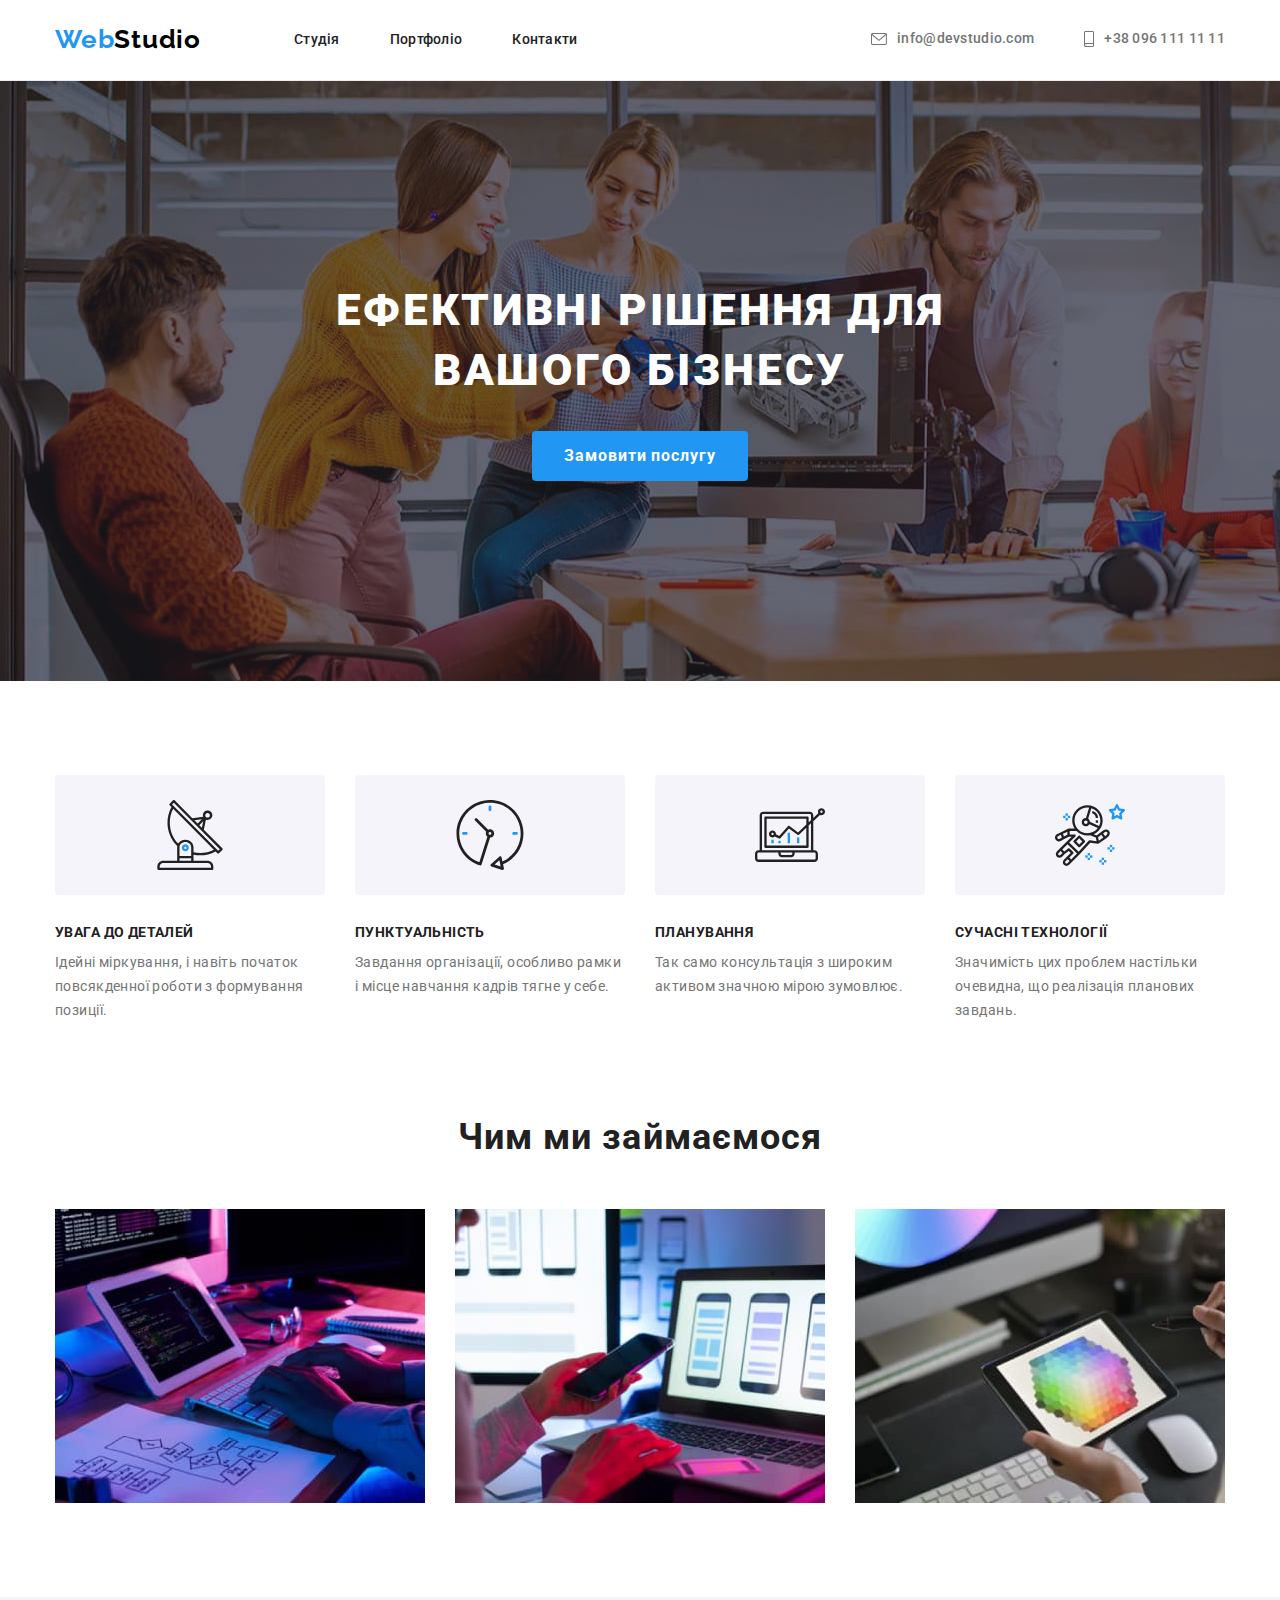
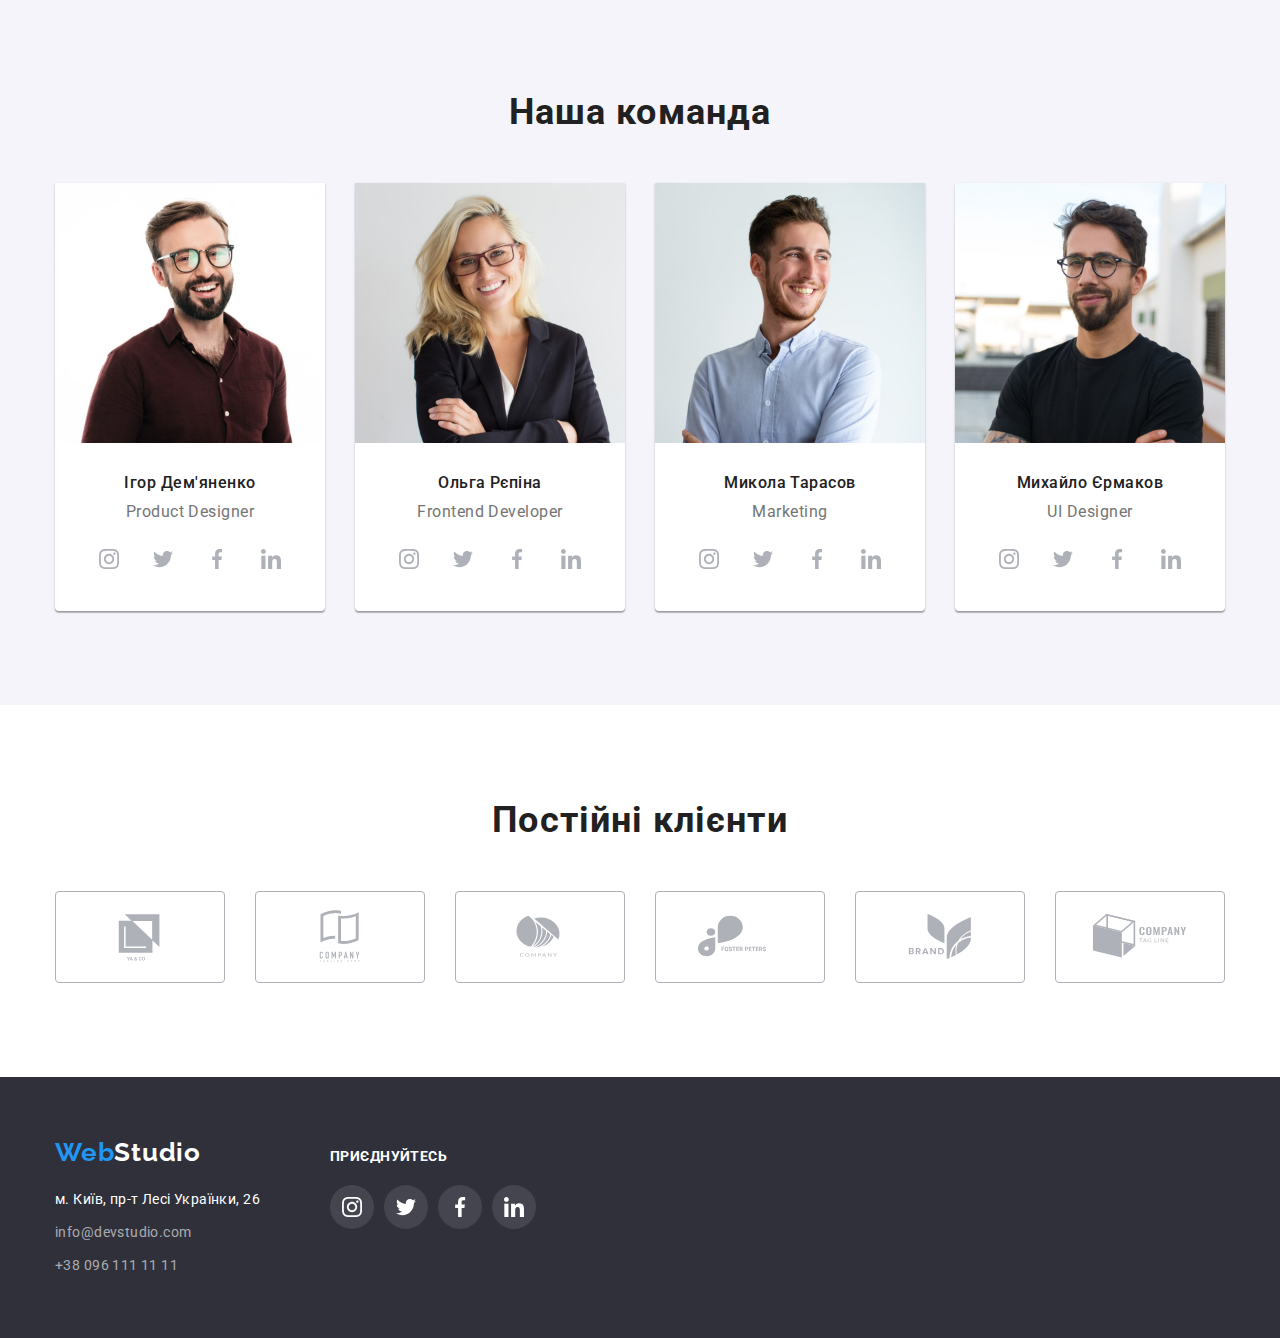
<file: index.html>
<!DOCTYPE html>
<html lang="uk">
  <head>
    <meta charset="UTF-8" />
    <meta http-equiv="X-UA-Compatible" content="IE=edge" />
    <meta name="viewport" content="width=device-width, initial-scale=1.0" />
    <title>WebStudio</title>
    <link rel="preconnect" href="https://fonts.googleapis.com" />
    <link rel="preconnect" href="https://fonts.gstatic.com" crossorigin />
    <link
      href="https://fonts.googleapis.com/css2?family=Raleway:wght@700&family=Roboto:wght@400;500;700;900&display=swap"
      rel="stylesheet"
    />
    <link
      rel="stylesheet"
      href="https://cdn.jsdelivr.net/npm/modern-normalize@1.1.0/modern-normalize.min.css"
    />
    <link rel="stylesheet" href="./css/styles.css" />
  </head>
  <body>
    <!--header-->
    <header class="page-header">
      <div class="container page-header-container">
        <a class="logo" href="./index.html">
          <span class="logo-part">Web</span>Studio
        </a>
        <nav class="page-navigation">
          <ul class="list menu">
            <li class="menu-item">
              <a class="menu-link link" href="#Студія">Студія</a>
            </li>
            <li class="menu-item">
              <a class="menu-link link" href="./portfolio.html">Портфоліо</a>
            </li>
            <li class="menu-item">
              <a class="menu-link link" href="#Контакти">Контакти</a>
            </li>
          </ul>
        </nav>
        <ul class="list contact-list">
          <li>
            <a class="contact-link link" href="mailto:info@devstudio.com">
              <svg aria-label="конверт іконка" width="16" height="12">
                <use href="./images/sprite.svg#icon-envelope"></use>
              </svg>
              info@devstudio.com
            </a>
          </li>
          <li>
            <a class="contact-link link" href="tel:+380961111111">
              <svg aria-label="телефон іконка" width="10" height="16">
                <use href="./images/sprite.svg#icon-phone"></use>
              </svg>
              +38 096 111 11 11
            </a>
          </li>
        </ul>
      </div>
    </header>
    <!--main-->
    <main>
      <section class="main-top">
        <div class="container main-headline">
          <h1 class="headline">
            Ефективні рішення для <br />
            вашого бізнесу
          </h1>
          <button type="button" class="modal-open-btn">Замовити послугу</button>
        </div>
      </section>
      <section class="section">
        <div class="container">
          <h2 class="visually-hidden">Особливості</h2>
          <ul class="list features-list">
            <li class="card">
              <div class="features-decor-link">
                <svg aria-label="іконка антена" width="70" height="70">
                  <use href="./images/sprite.svg#icon-antenna"></use>
                </svg>
              </div>
              <h3 class="features">Увага до деталей</h3>
              <p class="features-description">
                Ідейні міркування, і навіть початок повсякденної роботи з
                формування позиції.
              </p>
            </li>
            <li class="card">
              <div class="features-decor-link">
                <svg aria-label="іконка годинник" width="70" height="70">
                  <use href="./images/sprite.svg#icon-clock"></use>
                </svg>
              </div>
              <h3 class="features">Пунктуальність</h3>
              <p class="features-description">
                Завдання організації, особливо рамки і місце навчання кадрів
                тягне у себе.
              </p>
            </li>
            <li class="card">
              <div class="features-decor-link">
                <svg aria-label="іконка діаграма" width="70" height="70">
                  <use href="./images/sprite.svg#icon-diagram"></use>
                </svg>
              </div>
              <h3 class="features">Планування</h3>
              <p class="features-description">
                Так само консультація з широким активом значною мірою зумовлює.
              </p>
            </li>
            <li class="card">
              <div class="features-decor-link">
                <svg aria-label="іконка астронавт" width="70" height="70">
                  <use href="./images/sprite.svg#icon-astronaut"></use>
                </svg>
              </div>
              <h3 class="features">Сучасні технології</h3>
              <p class="features-description">
                Значимість цих проблем настільки очевидна, що реалізація
                планових завдань.
              </p>
            </li>
          </ul>
        </div>
      </section>
      <section class="about section">
        <div class="container">
          <h2 class="title">Чим ми займаємося</h2>
          <ul class="list working-list">
            <li class="working-img">
              <img
                src="./images/box1.jpg"
                alt="Руки людини, що набирає код на клавіатурі"
                width="370"
              />
            </li>
            <li class="working-img">
              <img
                src="./images/box2.jpg"
                alt="Дівчина дизайнує мобільний застосунок"
                width="370"
              />
            </li>
            <li class="working-img">
              <img
                src="./images/box3.jpg"
                alt="На планшеті зображене спектрове коло"
                width="370"
              />
            </li>
          </ul>
        </div>
      </section>
      <section class="section member-header">
        <div class="container">
          <h2 class="title">Наша команда</h2>
          <ul class="list member-list">
            <li class="member-list-card">
              <img
                class="member-foto"
                src="./images/team1.jpg"
                alt="Молодий усміхнений чоловік в окулярах"
                width="270"
              />
              <div class="container-text">
                <h3 class="member-name">Ігор Дем'яненко</h3>
                <p lang="en" class="team-position">Product Designer</p>
                <ul class="social-list list">
                <li class="social-list-item">
                  <a href="" class="social-list-link">
                    <svg
                      lang="en"
                      aria-label="instagram icon"
                      width="20" height="20"
                    >
                      <use href="./images/sprite.svg#icon-instagram"></use>
                    </svg>
                  </a>
                </li>
                <li class="social-list-item">
                  <a href="" class="social-list-link">
                    <svg
                      lang="en"
                      aria-label="twitter icon"
                      width="20" height="20"
                    >
                      <use href="./images/sprite.svg#icon-twitter"></use>
                    </svg>
                  </a>
                </li>
                <li class="social-list-item">
                  <a href="" class="social-list-link">
                    <svg
                      lang="en"
                      aria-label="facebook icon"
                      width="20" height="20"
                    >
                      <use href="./images/sprite.svg#icon-facebook"></use>
                    </svg>
                  </a>
                </li>
                <li class="social-list-item">
                  <a href="" class="social-list-link">
                    <svg
                      lang="en"
                      aria-label="linkedin icon"
                      width="20" height="20"
                    >
                      <use href="./images/sprite.svg#icon-linkedin"></use>
                    </svg>
                  </a>
                </li>
              </ul>
              </div>
            </li>
            <li class="member-list-card">
              <img
                class="member-foto"
                src="./images/team2.jpg"
                alt="Молода усміхнена жінка-блондинка в окулярах"
                width="270"
              />
              <div class="container-text">
                <h3 class="member-name">Ольга Рєпіна</h3>
                <p lang="en" class="team-position">Frontend Developer</p>
                <ul class="social-list list">
                <li class="social-list-item">
                  <a href="" class="social-list-link">
                    <svg
                      lang="en"
                      aria-label="instagram icon"
                      width="20" height="20"
                    >
                      <use href="./images/sprite.svg#icon-instagram"></use>
                    </svg>
                  </a>
                </li>
                <li class="social-list-item">
                  <a href="" class="social-list-link">
                    <svg
                      lang="en"
                      aria-label="twitter icon"
                      width="20" height="20"
                    >
                      <use href="./images/sprite.svg#icon-twitter"></use>
                    </svg>
                  </a>
                </li>
                <li class="social-list-item">
                  <a href="" class="social-list-link">
                    <svg
                      lang="en"
                      aria-label="facebook icon"
                      width="20" height="20"
                    >
                      <use href="./images/sprite.svg#icon-facebook"></use>
                    </svg>
                  </a>
                </li>
                <li class="social-list-item">
                  <a href="" class="social-list-link">
                    <svg
                      lang="en"
                      aria-label="linkedin icon"
                      width="20" height="20"
                    >
                      <use href="./images/sprite.svg#icon-linkedin"></use>
                    </svg>
                  </a>
                </li>
              </ul>
              </div>
            </li>
            <li class="member-list-card">
              <img
                class="member-foto"
                src="./images/team3.jpg"
                alt="Молодий усміхнений чоловік у блакинтій сорочці"
                width="270"
              />
              <div class="container-text">
                <h3 class="member-name">Микола Тарасов</h3>
                <p lang="en" class="team-position">Marketing</p>
                <ul class="social-list list">
                   <li class="social-list-item">
                       <a href="" class="social-list-link">
                         <svg
                            lang="en"
                           aria-label="instagram icon"
                           width="20" height="20""
                           >
                             <use href="./images/sprite.svg#icon-instagram"></use>
                        </svg>
                       </a>
                     </li>
                    <li class="social-list-item">
                       <a href="" class="social-list-link">
                         <svg
                           lang="en"
                           aria-label="twitter icon"
                           width="20" height="20"
                           >
                             <use href="./images/sprite.svg#icon-twitter"></use>
                         </svg>
                       </a>
                     </li>
                     <li class="social-list-item">
                         <a href="" class="social-list-link">
                             <svg
                                 lang="en"
                                 aria-label="facebook icon"
                                 width="20" height="20"
                                 >
                                  <use href="./images/sprite.svg#icon-facebook"></use>
                              </svg>
                           </a>
                     </li>
                     <li class="social-list-item">
                         <a href="" class="social-list-link">
                             <svg
                               lang="en"
                               aria-label="linkedin icon"
                               width="20" height="20"
                               >
                                 <use href="./images/sprite.svg#icon-linkedin"></use>
                            </svg>
                         </a>
                     </li>
                </ul>
              </div>
            </li>
            <li class="member-list-card">
              <img
                class="member-foto"
                src="./images/team4.jpg"
                alt="Молодий чоловік в окуляраз та чорній футболці"
                width="270"
              />
              <div class="container-text">
                <h3 class="member-name">Михайло Єрмаков</h3>
                <p lang="en" class="team-position">UI Designer</p>
                <ul class="social-list list">
                <li class="social-list-item">
                  <a href="" class="social-list-link">
                    <svg
                      lang="en"
                      aria-label="instagram icon"
                      width="20" height="20"
                    >
                      <use href="./images/sprite.svg#icon-instagram"></use>
                    </svg>
                  </a>
                </li>
                <li class="social-list-item">
                  <a href="" class="social-list-link">
                    <svg
                      lang="en"
                      aria-label="twitter icon"
                      width="20" height="20"
                    >
                      <use href="./images/sprite.svg#icon-twitter"></use>
                    </svg>
                  </a>
                </li>
                <li class="social-list-item">
                  <a href="" class="social-list-link">
                    <svg
                      lang="en"
                      aria-label="facebook icon"
                      width="20" height="20"
                    >
                      <use href="./images/sprite.svg#icon-facebook"></use>
                    </svg>
                  </a>
                </li>
                <li class="social-list-item">
                  <a href="" class="social-list-link">
                    <svg
                      lang="en"
                      aria-label="linkedin icon"
                      width="20" height="20"
                    >
                      <use href="./images/sprite.svg#icon-linkedin"></use>
                    </svg>
                  </a>
                </li>
                </ul>
              </div>
            </li>
          </ul>
        </div>
      </section>
      <section class="section">
        <div class="container">
          <h2 class="title">Постійні клієнти</h2>
          <ul class="client-list list">
            <li class="client-list-item">
              <a href="" class="client-list-link">
                <svg lang="en" aria-label="logo ya&co company" width="106" height="60">
                  <use href="./images/sprite.svg#icon-yaco"></use>
                </svg>
              </a>
            </li>
            <li class="client-list-item">
              <a href="" class="client-list-link">
                <svg lang="en" aria-label="logo company tagline here" width="106" height="60">
                  <use href="./images/sprite.svg#icon-company_tag"></use>
                </svg>
              </a>
            </li>
            <li class="client-list-item">
              <a href="" class="client-list-link">
                <svg lang="en" aria-label="logo company" width="106" height="60">
                  <use href="./images/sprite.svg#icon-company"></use>
                </svg>
              </a>
            </li>
            <li class="client-list-item">
              <a href="" class="client-list-link">
                <svg lang="en" aria-label="logo foster peters" width="106" height="60">
                  <use href="./images/sprite.svg#icon-foster"></use>
                </svg>
              </a>
            </li>
            <li class="client-list-item">
              <a href="" class="client-list-link">
                <svg lang="en" aria-label="logo brand" width="106" height="60">
                  <use href="./images/sprite.svg#icon-brand"></use>
                </svg>
              </a>
            </li>
            <li class="client-list-item">
              <a href="" class="client-list-link">
                <svg lang="en" aria-label="logo company tag line" width="106" height="60">
                  <use href="./images/sprite.svg#icon-tag_line"></use>
                </svg>
              </a>
            </li>
          </ul>
        </div>
      </section>
    </main>
    <!--footer-->
    <footer class="page-bottom">
      <div class="container bottom-box">
        <div class="footer-left">
        <a class="bottom-logo" href="./index.html">
          <span class="bottom-logo-part">Web</span>Studio
        </a>
        <address>
          <ul class="list">
            <li class="retreat">
              <a
                class="map-point bottom-link"
                href="https://goo.gl/maps/6KuGbbGbc5p562526"
                target="_blank"
                rel="nooperer norefferer nofollow"
              >
                м. Київ, пр-т Лесі Українки, 26
              </a>
            </li>
            <li class="retreat">
              <a
                class="bottom-contact-mail bottom-link"
                href="mailto:info@devstudio.com"
              >
                info@devstudio.com
              </a>
            </li>
            <li class="retreat">
              <a
                class="bottom-phone-number bottom-link"
                href="tel:+380961111111"
              >
                +38 096 111 11 11
              </a>
              </div>
              <div class="join-container">
                <h3 class="join">Приєднуйтесь</h3>
                <ul class="social-list list">
                  <li class="social-list-item">
                    <a href="" class="social-list-link-join">
                      <svg
                        lang="en"
                        aria-label="instagram icon"
                        width="20" height="20"
                      >
                        <use href="./images/sprite.svg#icon-instagram"></use>
                      </svg>
                    </a>
                  </li>
                  <li class="social-list-item">
                    <a href="" class="social-list-link-join">
                      <svg
                        lang="en"
                        aria-label="twitter icon"
                        width="20" height="20"
                      >
                        <use href="./images/sprite.svg#icon-twitter"></use>
                      </svg>
                    </a>
                  </li>
                  <li class="social-list-item">
                    <a href="" class="social-list-link-join">
                      <svg
                        lang="en"
                        aria-label="facebook icon"
                        width="20" height="20"
                      >
                        <use href="./images/sprite.svg#icon-facebook"></use>
                      </svg>
                    </a>
                  </li>
                  <li class="social-list-item">
                    <a href="" class="social-list-link-join">
                      <svg
                        lang="en"
                        aria-label="linkedin icon"
                        width="20" height="20"
                      >
                        <use href="./images/sprite.svg#icon-linkedin"></use>
                      </svg>
                    </a>
                  </li>
                </ul>
              </div>
            </li>
          </ul>
        </address>
      </div>
    </footer>
  </body>
</html>
</file>
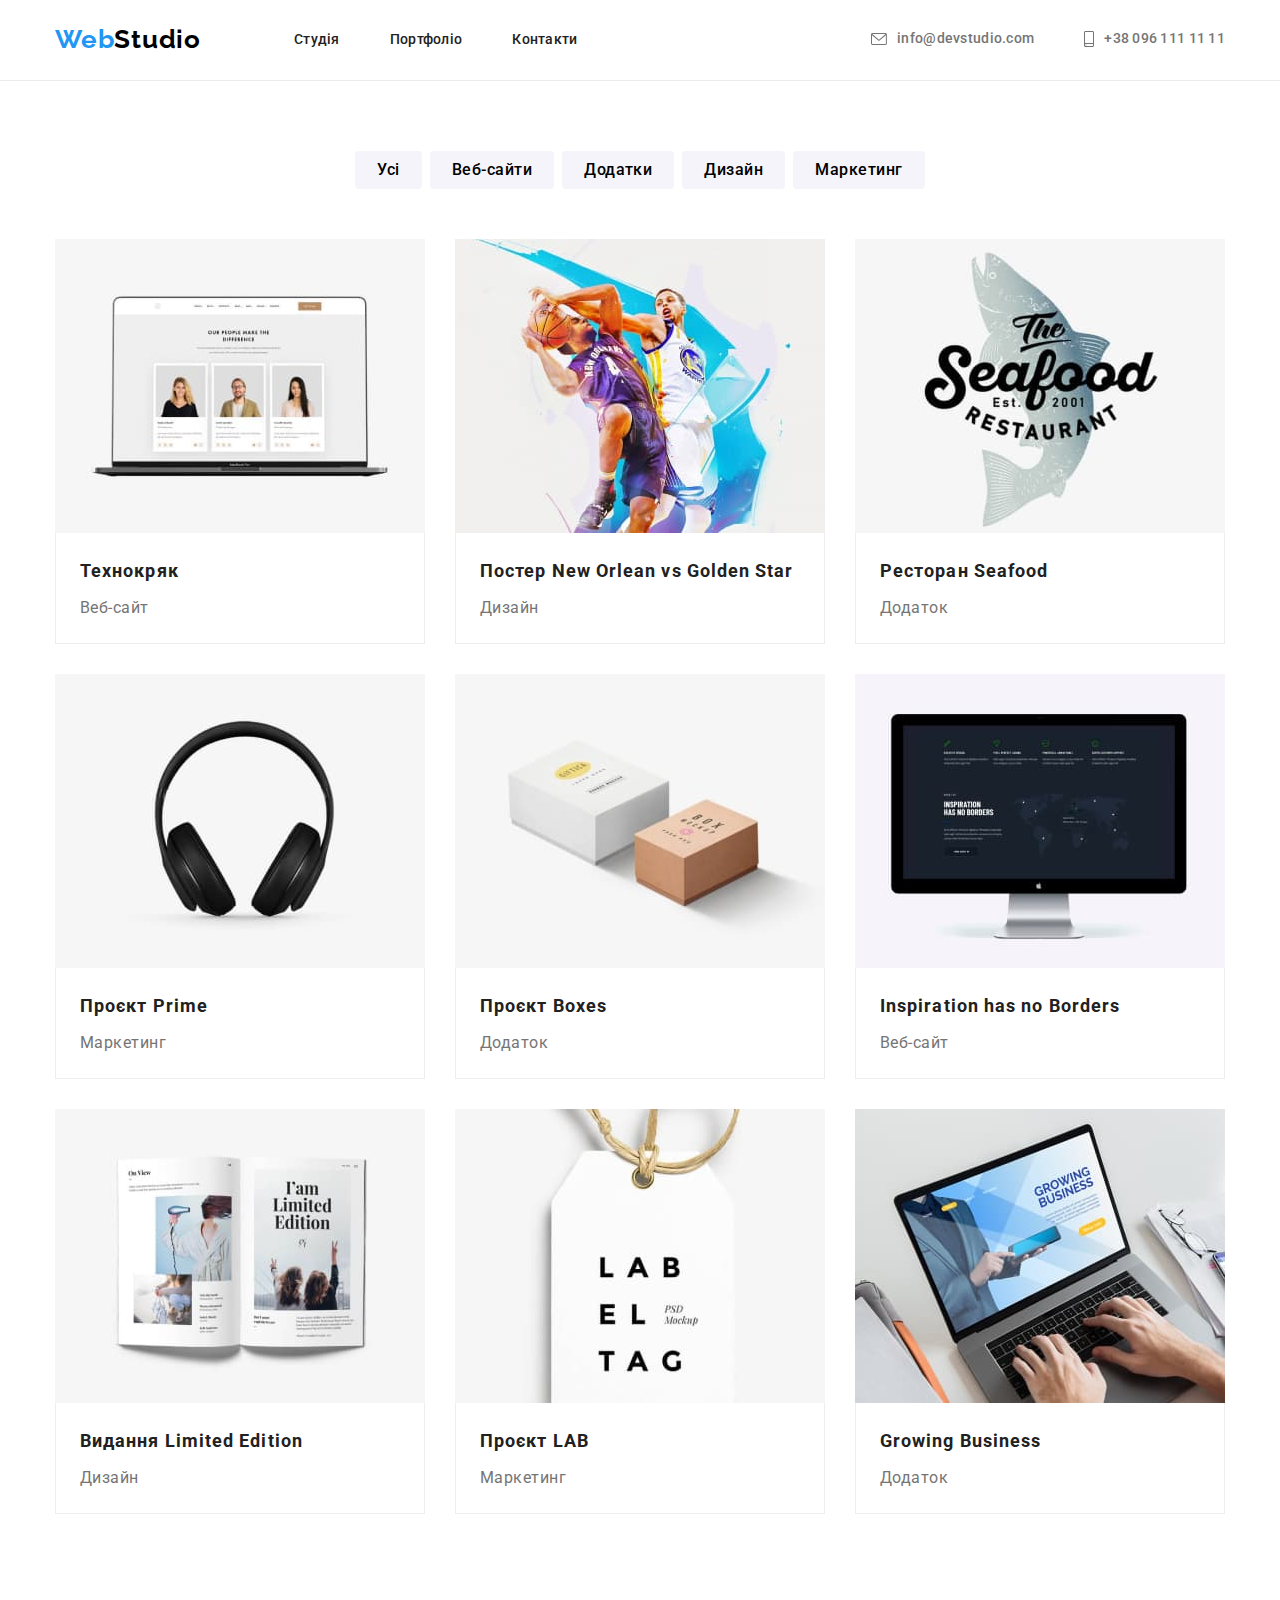
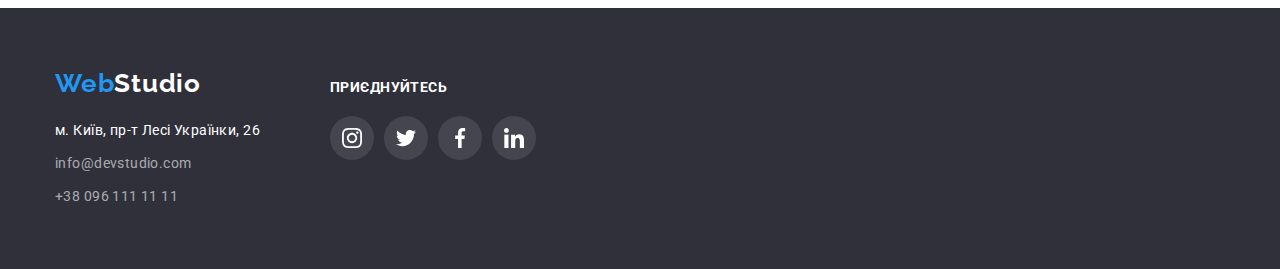
<file: portfolio.html>
<!DOCTYPE html>
<html lang="uk">
  <head>
    <meta charset="UTF-8" />
    <meta http-equiv="X-UA-Compatible" content="IE=edge" />
    <meta name="viewport" content="width=device-width, initial-scale=1.0" />
    <title>Portfolio</title>
    <link rel="preconnect" href="https://fonts.googleapis.com" />
    <link rel="preconnect" href="https://fonts.gstatic.com" crossorigin />
    <link
      href="https://fonts.googleapis.com/css2?family=Raleway:wght@700&family=Roboto:wght@400;500;700;900&display=swap"
      rel="stylesheet"
    />
    <link
      rel="stylesheet"
      href="https://cdn.jsdelivr.net/npm/modern-normalize@1.1.0/modern-normalize.min.css"
    />
    <link rel="stylesheet" href="./css/styles.css" />
  </head>
  <body>
    <!--header-->
    <header class="page-header">
      <div class="container page-header-container">
        <a class="logo" href="./index.html">
          <span class="logo-part">Web</span>Studio
        </a>
        <nav class="page-navigation">
          <ul class="list menu">
            <li class="menu-item">
              <a class="menu-link link" href="#Студія">Студія</a>
            </li>
            <li class="menu-item">
              <a class="menu-link link" href="./portfolio.html">Портфоліо</a>
            </li>
            <li class="menu-item">
              <a class="menu-link link" href="#Контакти">Контакти</a>
            </li>
          </ul>
        </nav>
        <ul class="list contact-list">
          <li>
            <a class="contact-link link" href="mailto:info@devstudio.com">
              <svg aria-label="конверт іконка" width="16" height="12">
                <use href="./images/sprite.svg#icon-envelope"></use>
              </svg>
              info@devstudio.com
            </a>
          </li>
          <li>
            <a class="contact-link link" href="tel:+380961111111">
              <svg aria-label="телефон іконка" width="10" height="16">
                <use href="./images/sprite.svg#icon-phone"></use>
              </svg>
              +38 096 111 11 11
            </a>
          </li>
        </ul>
      </div>
    </header>
    <!--main-->
    <main>
      <section class="portfolio-header">
        <div class="container">
          <h1 class="visually-hidden">Готові роботи</h1>
          <ul class="list button-list">
            <li><button type="button" class="filter-btn">Усі</button></li>
            <li><button type="button" class="filter-btn">Веб-сайти</button></li>
            <li><button type="button" class="filter-btn">Додатки</button></li>
            <li><button type="button" class="filter-btn">Дизайн</button></li>
            <li><button type="button" class="filter-btn">Маркетинг</button></li>
          </ul>
          <ul class="list projects-list">
            <li class="card-projects">
            <a href="" class="card-projects-link link">
              <img
                src="./images/projects_1.jpg"
                alt="На моніторі демонструється веб-сайт"
                width="370"
              />
              <div class="border-botton-projects">
                <h2 class="projects-name">Технокряк</h2>
                <p class="projects-specification">Веб-сайт</p>
              </div>
              </a>
            </li>
            <li class="card-projects">
              <a href="" class="card-projects-link link">
              <img
                src="./images/projects_2.jpg"
                alt="Два баскетболісти в стрибку боряться за м'яч"
                width="370"
              />
              <div class="border-botton-projects">
                <h2 lang="en" class="projects-name">
                  Постер New Orlean vs Golden Star
                </h2>
                <p class="projects-specification">Дизайн</p>
              </div>
              </a>
            </li>
            <li class="card-projects">
              <a href="" class="card-projects-link link">
              <img
                src="./images/projects_3.jpg"
                alt="На фоні риби зазначена назва ресторану і коротка інформація"
                width="370"
              />
              <div class="border-botton-projects">
                <h2 lang="en" class="projects-name">Ресторан Seafood</h2>
                <p class="projects-specification">Додаток</p>
              </div>
              </a>
            </li>
            <li class="card-projects">
              <a href="" class="card-projects-link link">
              <img
                src="./images/projects_4.jpg"
                alt="Навушники діджея"
                width="370"
              />
              <div class="border-botton-projects">
                <h2 lang="en" class="projects-name">Проєкт Prime</h2>
                <p class="projects-specification">Маркетинг</p>
              </div>
              </a>
            </li>
            <li class="card-projects">
              <a href="" class="card-projects-link link">
              <img
                src="./images/projects_5.jpg"
                alt="Біла та коричнева коробка на білому фоні"
                width="370"
              />
              <div class="border-botton-projects">
                <h2 lang="en" class="projects-name">Проєкт Boxes</h2>
                <p class="projects-specification">Додаток</p>
              </div>
              </a>
            </li>
            <li class="card-projects">
              <a href="" class="card-projects-link link">
              <img
                src="./images/projects_6.jpg"
                alt="Інформація на чорному фоні екрана монітора"
                width="370"
              />
              <div class="border-botton-projects">
                <h2 lang="en" class="projects-name">
                  Inspiration has no Borders
                </h2>
                <p class="projects-specification">Веб-сайт</p>
              </div>
              </a>
            </li>
            <li class="card-projects">
              <a href="" class="card-projects-link link">
              <img
                src="./images/projects_7.jpg"
                alt="Розворот глянцевого журналу"
                width="370"
              />
              <div class="border-botton-projects">
                <h2 lang="en" class="projects-name">Видання Limited Edition</h2>
                <p class="projects-specification">Дизайн</p>
              </div>
              </a>
            </li>
            <li class="card-projects">
              <a href="" class="card-projects-link link">
              <img
                src="./images/projects_8.jpg"
                alt="Чорний текст на білій бірці"
                width="370"
              />
              <div class="border-botton-projects">
                <h2 lang="en" class="projects-name">Проєкт LAB</h2>
                <p class="projects-specification">Маркетинг</p>
              </div>
              </a>
            </li>
            <li class="card-projects">
              <a href="" class="card-projects-link link">
              <img
                src="./images/projects_9.jpg"
                alt="Руки чоловіка на клавіатурі заповнюють інформацію"
                width="370"
              />
              <div class="border-botton-projects">
                <h2 lang="en" class="projects-name">Growing Business</h2>
                <p class="projects-specification">Додаток</p>
              </div>
              </a>
            </li>
          </ul>
        </div>
      </section>
    </main>
    <!--footer-->
    <footer class="page-bottom">
    <div class="container bottom-box">
        <div class="footer-left">
        <a class="bottom-logo" href="./index.html">
          <span class="bottom-logo-part">Web</span>Studio
        </a>
        <address>
          <ul class="list">
            <li class="retreat">
              <a
                class="map-point bottom-link"
                href="https://goo.gl/maps/6KuGbbGbc5p562526"
                target="_blank"
                rel="nooperer norefferer nofollow"
              >
                м. Київ, пр-т Лесі Українки, 26
              </a>
            </li>
            <li class="retreat">
              <a
                class="bottom-contact-mail bottom-link"
                href="mailto:info@devstudio.com"
              >
                info@devstudio.com
              </a>
            </li>
            <li class="retreat">
              <a
                class="bottom-phone-number bottom-link"
                href="tel:+380961111111"
              >
                +38 096 111 11 11
              </a>
              </div>
              <div class="join-container">
                <h3 class="join">Приєднуйтесь</h3>
                <ul class="social-list list">
                  <li class="social-list-item">
                    <a href="" class="social-list-link-join">
                      <svg
                        lang="en"
                        aria-label="instagram icon"
                        width="20" height="20"
                      >
                        <use href="./images/sprite.svg#icon-instagram"></use>
                      </svg>
                    </a>
                  </li>
                  <li class="social-list-item">
                    <a href="" class="social-list-link-join">
                      <svg
                        lang="en"
                        aria-label="twitter icon"
                        width="20" height="20"
                      >
                        <use href="./images/sprite.svg#icon-twitter"></use>
                      </svg>
                    </a>
                  </li>
                  <li class="social-list-item">
                    <a href="" class="social-list-link-join">
                      <svg
                        lang="en"
                        aria-label="facebook icon"
                        width="20" height="20"
                      >
                        <use href="./images/sprite.svg#icon-facebook"></use>
                      </svg>
                    </a>
                  </li>
                  <li class="social-list-item">
                    <a href="" class="social-list-link-join">
                      <svg
                        lang="en"
                        aria-label="linkedin icon"
                        width="20" height="20"
                      >
                        <use href="./images/sprite.svg#icon-linkedin"></use>
                      </svg>
                    </a>
                  </li>
                </ul>
              </div>
            </li>
          </ul>
        </address>
      </div>
    </footer>
  </body>
</html>
</file>
<file: css/styles.css>
a {
  text-decoration: none;
}

.list {
  list-style: none;
}

.link {
  text-decoration: none;
}

.title {
  font-weight: 700;
  font-size: 36px;
  line-height: 1.17;
  text-align: center;
  letter-spacing: 0.03em;
  margin-bottom: 50px;
}

address {
  font-style: normal;
}

button {
  cursor: pointer;
}

img {
  display: block;
}
h1,
h2,
h3,
h4,
p {
  margin-top: 0;
  margin-bottom: 0;
}

ul,
ol {
  margin-top: 0;
  margin-bottom: 0;
  padding-left: 0;
}

body {
  font-family: "Roboto", sans-serif;
  color: #212121;
}

.container {
  width: 1200px;
  margin-left: auto;
  margin-right: auto;
  padding-left: 15px;
  padding-right: 15px;
}

.section {
  padding-top: 94px;
  padding-bottom: 94px;
}
/*===================header===================*/
.page-header {
  padding-top: 24px;
  padding-bottom: 25px;
  border-bottom: 1px solid #ececec;
}

.page-header-container {
  display: flex;
  align-items: center;
}

.logo {
  color: #000000;
  margin-right: 93px;
}

.logo-part {
  color: #2196f3;
}

.logo,
.logo-part {
  font-family: "Raleway", sans-serif;
  font-weight: 700;
  font-size: 26px;
  line-height: 1.19;
  letter-spacing: 0.03em;
}

.menu {
  display: flex;
  column-gap: 50px;
  margin-left: auto;
}

.menu-link {
  font-weight: 500;
  font-size: 14px;
  line-height: 1.14;
  letter-spacing: 0.02em;
  color: #212121;
}

.menu-link:hover,
.menu-link:focus,
.menu-link:active {
  color: #2196f3;
}

.contact-list {
  display: flex;
  column-gap: 50px;
  margin-left: auto;
}

.contact-link {
  display: flex;
  align-items: center;
  justify-content: center;
  font-weight: 500;
  font-size: 14px;
  line-height: 1.14;
  letter-spacing: 0.02em;
  fill: #757575;
  color: #757575;
  column-gap: 10px;
}

.contact-link:hover,
.contact-link:focus {
  color: #2196f3;
  fill: #2196f3;
}

/*===================/header====================*/
/*====================main======================*/
/*===================section 1==================*/
.main-top {
  background-image: linear-gradient(
      rgba(47, 48, 58, 0.4),
      rgba(47, 48, 58, 0.4)
    ),
    url(../images/bg.jpg);
  background-size: cover;
  max-width: 1600px;
  background-color: #c4c4c4;
  padding-top: 200px;
  padding-bottom: 200px;
  margin: 0 auto;
}

.headline {
  font-weight: 900;
  font-size: 44px;
  line-height: 1.36;
  text-align: center;
  letter-spacing: 0.06em;
  text-transform: uppercase;
  margin-bottom: 30px;
  color: #ffffff;
}

/*buttom*/
.modal-open-btn {
  font-family: "Roboto", sans-serif;
  font-weight: 700;
  font-size: 16px;
  line-height: 1.88;
  letter-spacing: 0.06em;
  padding-left: 32px;
  padding-right: 32px;
  padding-top: 10px;
  padding-bottom: 10px;
  margin: 0 auto;
  border: 0;
  display: block;
  border-radius: 4px;
  box-shadow: (0px 4px 4px rgba(0, 0, 0, 0.25));

  color: #ffffff;
  background-color: #2196f3;
}

.modal-open-btn:hover,
.modal-open-btn:focus {
  background-color: #188ce8;
}
/*===================/section 1==================*/
/*====================section 2==================*/
.features-list {
  display: flex;
  gap: 30px;
}

.features-decor-list {
  display: flex;
  justify-content: center;
  column-gap: 30px;
}

.features-decor-link {
  display: flex;
  align-items: center;
  justify-content: center;
  height: 120px;
  margin-bottom: 30px;
  background-color: #f5f4fa;
  border-radius: 4px;
}

.card {
  flex-basis: calc((100% - 90px) / 4);
}

.features-top {
  padding-top: 94px;
}

.visually-hidden {
  position: absolute;
  white-space: nowrap;
  width: 1px;
  height: 1px;
  overflow: hidden;
  border: 0;
  padding: 0;
  clip: rect(0 0 0 0);
  clip-path: inset(50%);
  margin: -1px;
}

.features {
  font-weight: 700;
  font-size: 14px;
  line-height: 1.14;
  letter-spacing: 0.03em;
  text-transform: uppercase;
  margin-bottom: 10px;
}

.features-description {
  font-size: 14px;
  line-height: 1.71;
  letter-spacing: 0.03em;
  color: #757575;
}
/*===================/section 2==================*/
/*====================section 3==================*/

.working-list {
  display: flex;
  gap: 30px;
}

.section.about {
  padding-top: 0;
}

/*===================/section 3==================*/
/*====================section 4==================*/
.member-header {
  background-color: #f5f4fa;
}

.member-list {
  display: flex;
  flex-wrap: wrap;
  gap: 30px;
}

.member-list-card {
  flex-basis: calc((100% - 90px) / 4);
  background-color: #ffffff;
  border-radius: 0px 0px 4px 4px;
  box-shadow: 0px 1px 3px rgba(0, 0, 0, 0.12), 0px 1px 1px rgba(0, 0, 0, 0.14),
    0px 2px 1px rgba(0, 0, 0, 0.2);
}

.container-text {
  padding-top: 30px;
  padding-bottom: 30px;
}

.member-name {
  font-weight: 500;
  font-size: 16px;
  line-height: 1.19;
  text-align: center;
  letter-spacing: 0.03em;
  margin-bottom: 10px;
}

.team-position {
  font-size: 16px;
  line-height: 1.19;
  text-align: center;
  letter-spacing: 0.03em;
  color: #757575;
  margin-bottom: 16px;
}

.social-list {
  display: flex;
  justify-content: center;
  column-gap: 10px;
}

.social-list-link {
  display: flex;
  align-items: center;
  justify-content: center;
  width: 44px;
  height: 44px;
  border-radius: 50%;
  fill: #afb1b8;
}

.social-list-link:hover,
.social-list-link:focus {
  background-color: #2196f3;
  fill: #ffffff;
}

/*===================/section 4==================*/
/*====================section 5==================*/
.client-list {
  display: flex;
  justify-content: center;
  column-gap: 30px;
}

.client-list-link {
  display: flex;
  align-items: center;
  justify-content: center;
  height: 92px;
  border: 1px solid #afb1b8;
  border-radius: 4px;
  fill: #afb1b8;
}

.client-list-link:hover,
.client-list-link:focus {
  border-color: #2196f3;
  fill: #2196f3;
}

.client-list-item {
  flex-basis: calc((100% - 30px * 5) / 6);
}

/*===================/section 5==================*/
/*=====================/main====================*/
/*====================footer====================*/
.page-bottom {
  padding-top: 60px;
  padding-bottom: 60px;
  background-color: #2f303a;
}

.bottom-box {
  display: flex;
  align-items: baseline;
  column-gap: 70px;
}

.footer-left {
  display: flex;
  flex-direction: column;
}

.bottom-logo {
  color: #ffffff;
  margin-bottom: 20px;
}

.bottom-logo-part {
  color: #2196f3;
}

.bottom-logo,
.bottom-logo-part {
  font-family: "Raleway", sans-serif;
  font-weight: 700;
  font-size: 26px;
  line-height: 1.19;
  letter-spacing: 0.03em;
}

.retreat:not(:last-child) {
  margin-bottom: 9px;
}

.map-point {
  font-size: 14px;
  line-height: 1.71;
  letter-spacing: 0.03em;
  color: #ffffff;
}

.bottom-contact-mail {
  font-size: 14px;
  line-height: 1.71;
  letter-spacing: 0.03em;
  color: rgb(255, 255, 255, 60%);
}

.bottom-phone-number {
  font-size: 14px;
  line-height: 1.71;
  letter-spacing: 0.03em;
  color: rgb(255, 255, 255, 60%);
}

.bottom-link:hover,
.bottom-link:focus {
  color: #2196f3;
}

.join-container {
  display: flex;
  flex-direction: column;
}

.join {
  font-family: "Roboto";
  font-weight: 700;
  font-size: 14px;
  line-height: 1.14;
  letter-spacing: 0.03em;
  text-transform: uppercase;
  color: #ffffff;
  margin-bottom: 20px;
}

.social-list-link-join {
  display: flex;
  align-items: center;
  justify-content: center;
  width: 44px;
  height: 44px;
  border-radius: 50%;
  background: rgba(255, 255, 255, 0.1);
  fill: #ffffff;
}

.social-list-link-join:hover,
.social-list-link-join:focus {
  background-color: #2196f3;
}

/*======================/footer==================*/

/*=====================portfolio=================*/
.portfolio-header {
  padding-top: 70px;
  padding-bottom: 94px;
}

/*======================filters===================*/
.button-list {
  margin-bottom: 50px;
  display: flex;
  justify-content: center;
  gap: 8px;
}

.filter-btn {
  font-family: "Roboto", sans-serif;
  font-weight: 500;
  font-size: 16px;
  line-height: 1.63;
  text-align: center;
  letter-spacing: 0.03em;
  background-color: #f5f4fa;
  border: 0;
  border-radius: 4px;
  padding-top: 6px;
  padding-bottom: 6px;
  padding-left: 22px;
  padding-right: 22px;
}

.filter-btn:hover,
.filter-btn:focus {
  color: #ffffff;
  background-color: #2196f3;
  box-shadow: 0px 3px 1px rgba(0, 0, 0, 0.1), 0px 1px 2px rgba(0, 0, 0, 0.08),
    0px 2px 2px rgba(0, 0, 0, 0.12);
}
/*====================/filters===================*/
/*====================projects===================*/
.projects-list {
  display: flex;
  flex-wrap: wrap;
}

.card-projects {
  flex-basis: calc((100% - 60px) / 3);
}

.card-projects:not(:nth-child(3n)) {
  margin-right: 30px;
}

.card-projects:not(:nth-last-child(-n + 3)) {
  margin-bottom: 30px;
}

.card-projects-link {
  display: block;
}

.card-projects-link:hover,
.card-projects-link:focus {
  box-shadow: 0px 1px 1px rgba(0, 0, 0, 0.12), 0px 4px 4px rgba(0, 0, 0, 0.06),
    1px 4px 6px rgba(0, 0, 0, 0.16);
}

.border-botton-projects {
  border-right: 1px solid #eeeeee;
  border-left: 1px solid #eeeeee;
  border-bottom: 1px solid #eeeeee;
  padding-top: 20px;
  padding-bottom: 20px;
  padding-left: 24px;
  padding-right: 24px;
}

.projects-name {
  font-family: "Roboto";
  font-style: normal;
  font-weight: 700;
  font-size: 18px;
  line-height: 2;
  letter-spacing: 0.06em;
  margin-bottom: 4px;
  color: #212121;
}

.projects-specification {
  font-size: 16px;
  line-height: 1.88;
  letter-spacing: 0.03em;
  color: #757575;
}
/*=====================/projects=================*/
</file>
